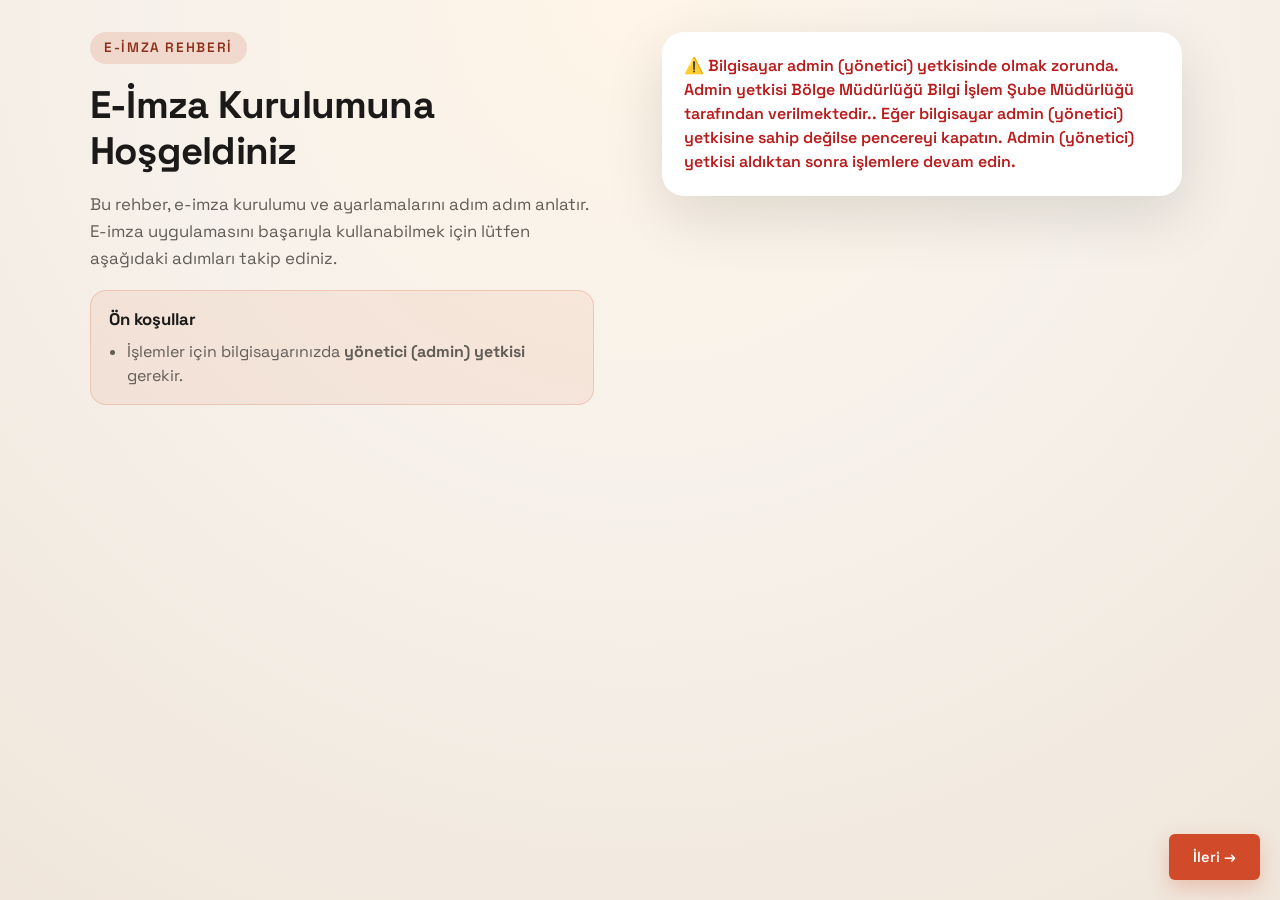
<file: index.html>
<!DOCTYPE html>
<html lang="tr">
	<head>
		<meta charset="UTF-8" />
		<meta name="viewport" content="width=device-width, initial-scale=1" />
		<title>E-İmza Rehberi</title>
		<link rel="stylesheet" href="styles.css" />
	</head>
	<body>
		<div class="page">
			<header class="hero">
				<div class="hero__content">
					<span class="pill">E-İmza Rehberi</span>
					<h1>E-İmza Kurulumuna Hoşgeldiniz</h1>
					<p>
						Bu rehber, e-imza kurulumu ve ayarlamalarını adım adım anlatır. E-imza uygulamasını başarıyla kullanabilmek için lütfen aşağıdaki adımları takip ediniz.
					</p>
					<div class="requirements">
						<h2>Ön koşullar</h2>
						<ul>
							<li>İşlemler için bilgisayarınızda <strong>yönetici (admin) yetkisi</strong> gerekir.</li>
						</ul>
					</div>
				</div>
				<div class="hero__panel">
					<div class="card">
						<p style="margin:0;font-weight:600;color:#b91c1c;">⚠️ Bilgisayar admin (yönetici) yetkisinde olmak zorunda. Admin yetkisi Bölge Müdürlüğü Bilgi İşlem Şube Müdürlüğü tarafından verilmektedir.. Eğer bilgisayar admin (yönetici) yetkisine sahip değilse pencereyi kapatın. Admin (yönetici) yetkisi aldıktan sonra işlemlere devam edin.</p>
					</div>
				</div>
			</header>
			<div class="step-navigation">
				<a href="step2.html" class="button button-next">İleri →</a>
			</div>
		</div>
	</body>
</html>
</file>
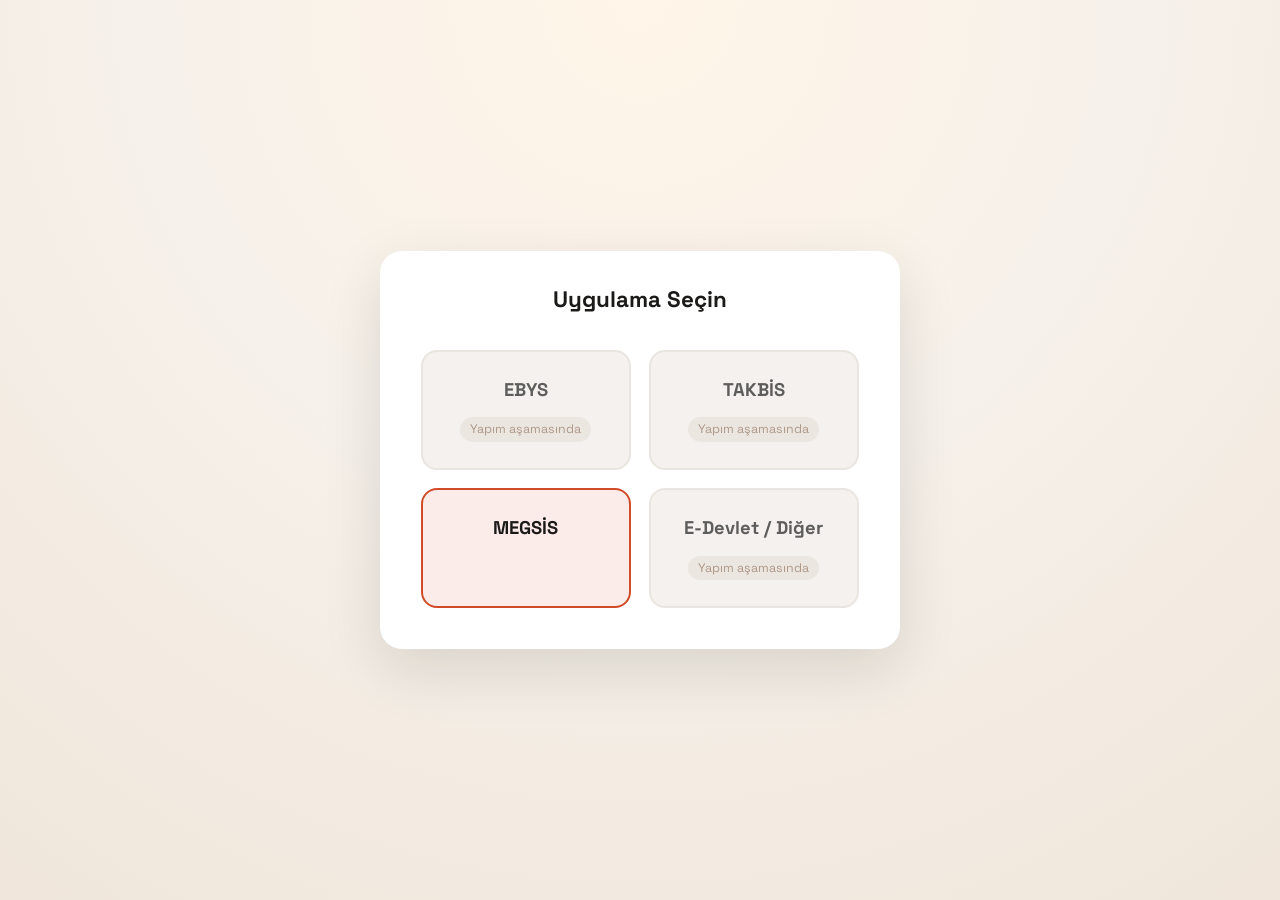
<file: step2.html>
<!DOCTYPE html>
<html lang="tr">
	<head>
		<meta charset="UTF-8" />
		<meta name="viewport" content="width=device-width, initial-scale=1" />
		<title>E-İmza Rehberi - Uygulama Seçimi</title>
		<link rel="stylesheet" href="styles.css" />
	</head>
	<body>
		<div class="page page--center">
			<div class="quad-card">
				<h2 class="quad-card__title">Uygulama Seçin</h2>
				<div class="quad-grid">
					<div class="quad-item quad-item--disabled">
						<div class="quad-item__label">EBYS</div>
						<div class="quad-item__badge">Yapım aşamasında</div>
					</div>
					<div class="quad-item quad-item--disabled">
						<div class="quad-item__label">TAKBİS</div>
						<div class="quad-item__badge">Yapım aşamasında</div>
					</div>
					<a href="#" class="quad-item quad-item--active" id="megsis-link">
						<div class="quad-item__label">MEGSİS</div>
					</a>
					<div class="quad-item quad-item--disabled">
						<div class="quad-item__label">E-Devlet / Diğer</div>
						<div class="quad-item__badge">Yapım aşamasında</div>
					</div>
				</div>
				<div class="quad-footer" id="quad-footer" style="display:none;">
					<button class="button" id="step2-next" type="button">İleri</button>
				</div>
			</div>
		</div>
		<script>
			var megsisLink = document.getElementById("megsis-link");
			var quadFooter = document.getElementById("quad-footer");
			var allItems = document.getElementsByClassName("quad-item");

			megsisLink.onclick = function (e) {
				e.preventDefault();
				for (var i = 0; i < allItems.length; i++) {
					allItems[i].className = allItems[i].className.replace(" quad-item--selected", "");
				}
				megsisLink.className += " quad-item--selected";
				quadFooter.style.display = "block";
			};

			var step2Next = document.getElementById("step2-next");
			step2Next.onclick = function () {
				window.location.href = "step3.html";
			};
		</script>
	</body>
</html>
</file>
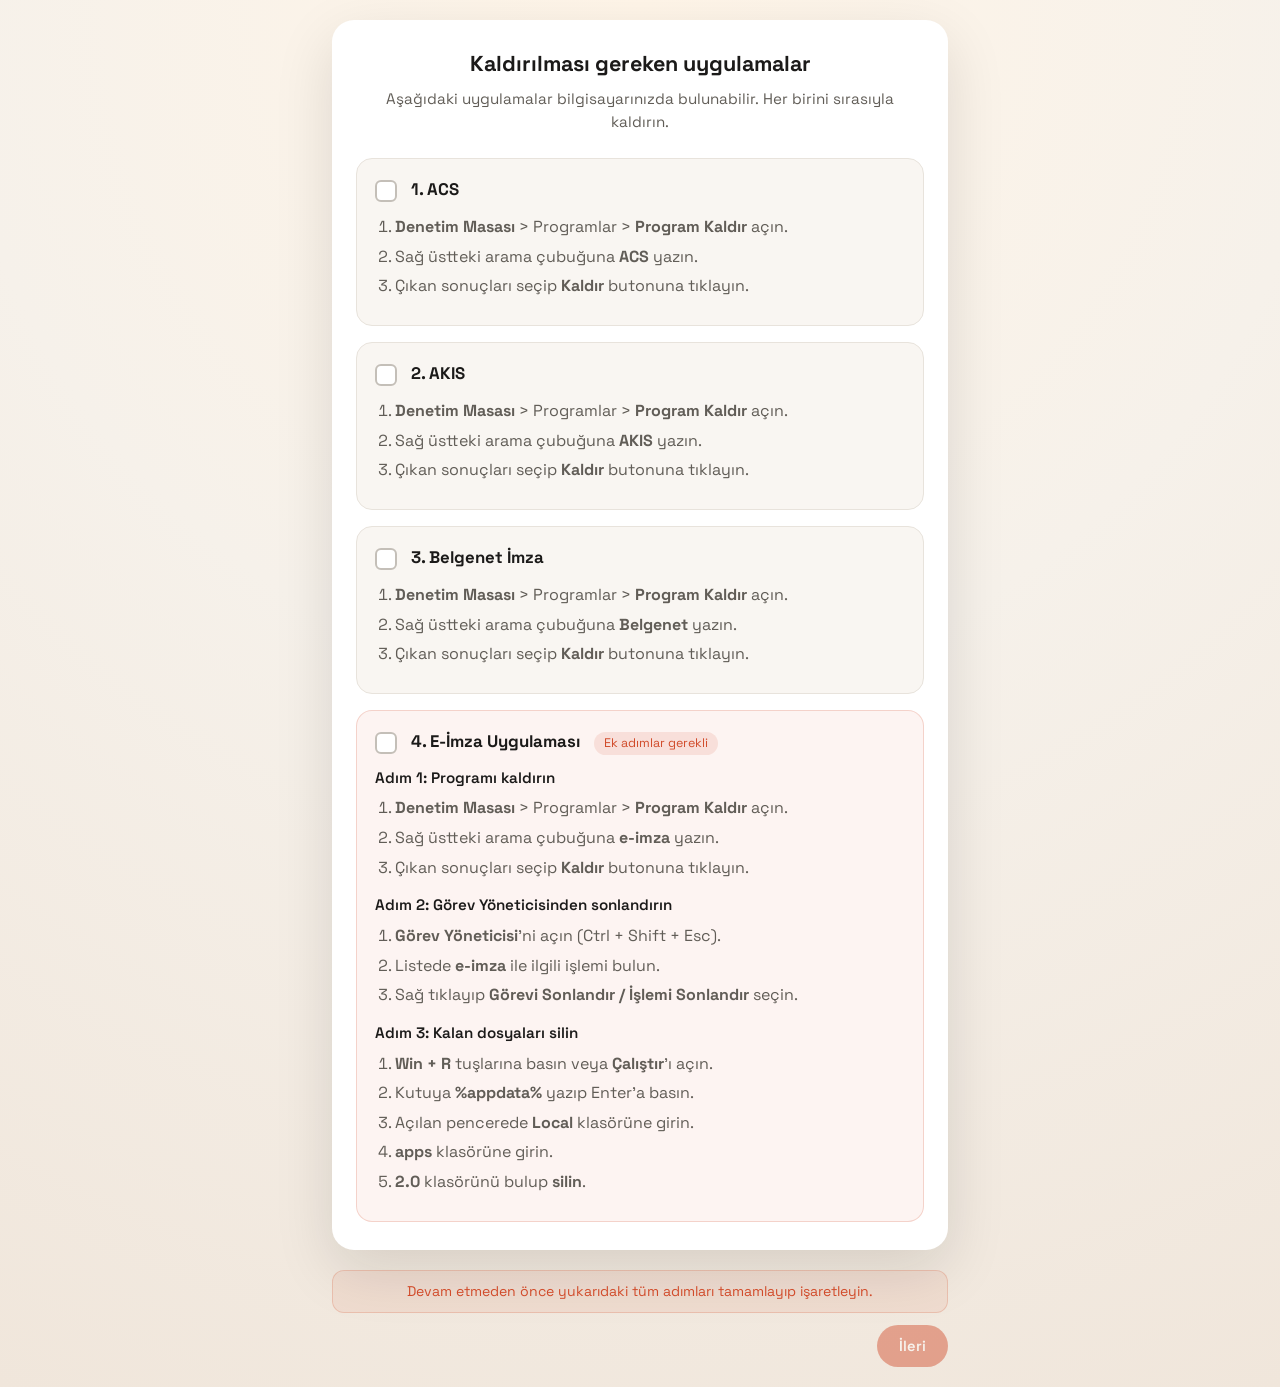
<file: step3.html>
<!DOCTYPE html>
<html lang="tr">
	<head>
		<meta charset="UTF-8" />
		<meta name="viewport" content="width=device-width, initial-scale=1" />
		<title>E-İmza Rehberi - Uygulama Kontrol</title>
		<link rel="stylesheet" href="styles.css" />
	</head>
	<body>
		<div class="page page--center">

			<div id="results-screen" class="results-wrap">
				<div class="results-card">
					<h2 class="results-card__title">Kaldırılması gereken uygulamalar</h2>
					<p class="results-card__desc">Aşağıdaki uygulamalar bilgisayarınızda bulunabilir. Her birini sırasıyla kaldırın.</p>

					<!-- ACS -->
					<div class="app-block">
						<div class="app-block__header">
							<label class="app-check">
								<input type="checkbox" class="app-check__input" />
								<span class="app-check__box"></span>
								<span class="app-block__name">1. ACS</span>
							</label>
						</div>
						<div class="app-block__steps">
							<ol>
								<li><strong>Denetim Masası</strong> &gt; Programlar &gt; <strong>Program Kaldır</strong> açın.</li>
								<li>Sağ üstteki arama çubuğuna <strong>ACS</strong> yazın.</li>
								<li>Çıkan sonuçları seçip <strong>Kaldır</strong> butonuna tıklayın.</li>
							</ol>
						</div>
					</div>

					<!-- AKIS -->
					<div class="app-block">
						<div class="app-block__header">
							<label class="app-check">
								<input type="checkbox" class="app-check__input" />
								<span class="app-check__box"></span>
								<span class="app-block__name">2. AKIS</span>
							</label>
						</div>
						<div class="app-block__steps">
							<ol>
								<li><strong>Denetim Masası</strong> &gt; Programlar &gt; <strong>Program Kaldır</strong> açın.</li>
								<li>Sağ üstteki arama çubuğuna <strong>AKIS</strong> yazın.</li>
								<li>Çıkan sonuçları seçip <strong>Kaldır</strong> butonuna tıklayın.</li>
							</ol>
						</div>
					</div>

					<!-- Belgenet İmza -->
					<div class="app-block">
						<div class="app-block__header">
							<label class="app-check">
								<input type="checkbox" class="app-check__input" />
								<span class="app-check__box"></span>
								<span class="app-block__name">3. Belgenet İmza</span>
							</label>
						</div>
						<div class="app-block__steps">
							<ol>
								<li><strong>Denetim Masası</strong> &gt; Programlar &gt; <strong>Program Kaldır</strong> açın.</li>
								<li>Sağ üstteki arama çubuğuna <strong>Belgenet</strong> yazın.</li>
								<li>Çıkan sonuçları seçip <strong>Kaldır</strong> butonuna tıklayın.</li>
							</ol>
						</div>
					</div>

					<!-- E-İmza Uygulaması -->
					<div class="app-block app-block--highlight">
						<div class="app-block__header">
							<label class="app-check">
								<input type="checkbox" class="app-check__input" />
								<span class="app-check__box"></span>
								<span class="app-block__name">4. E-İmza Uygulaması</span>
							</label>
							<span class="app-block__extra">Ek adımlar gerekli</span>
						</div>
						<div class="app-block__steps">
							<p class="app-block__subtitle">Adım 1: Programı kaldırın</p>
							<ol>
								<li><strong>Denetim Masası</strong> &gt; Programlar &gt; <strong>Program Kaldır</strong> açın.</li>
								<li>Sağ üstteki arama çubuğuna <strong>e-imza</strong> yazın.</li>
								<li>Çıkan sonuçları seçip <strong>Kaldır</strong> butonuna tıklayın.</li>
							</ol>

							<p class="app-block__subtitle">Adım 2: Görev Yöneticisinden sonlandırın</p>
							<ol>
								<li><strong>Görev Yöneticisi</strong>'ni açın (Ctrl + Shift + Esc).</li>
								<li>Listede <strong>e-imza</strong> ile ilgili işlemi bulun.</li>
								<li>Sağ tıklayıp <strong>Görevi Sonlandır / İşlemi Sonlandır</strong> seçin.</li>
							</ol>

							<p class="app-block__subtitle">Adım 3: Kalan dosyaları silin</p>
							<ol>
								<li><strong>Win + R</strong> tuşlarına basın veya <strong>Çalıştır</strong>'ı açın.</li>
								<li>Kutuya <strong>%appdata%</strong> yazıp Enter'a basın.</li>
								<li>Açılan pencerede <strong>Local</strong> klasörüne girin.</li>
								<li><strong>apps</strong> klasörüne girin.</li>
								<li><strong>2.0</strong> klasörünü bulup <strong>silin</strong>.</li>
							</ol>
						</div>
					</div>
				</div>

				<div class="results-footer">
					<p class="results-footer__warn" id="footer-warn">Devam etmeden önce yukarıdaki tüm adımları tamamlayıp işaretleyin.</p>
					<button class="button button--disabled" id="step3-next" type="button" disabled>İleri</button>
				</div>
			</div>

		</div>

		<script>
			var step3Next = document.getElementById("step3-next");
			var footerWarn = document.getElementById("footer-warn");
			var checkboxes = document.querySelectorAll(".app-check__input");

			function updateButton() {
				var allChecked = true;
				for (var i = 0; i < checkboxes.length; i++) {
					if (!checkboxes[i].checked) {
						allChecked = false;
						break;
					}
				}
				if (allChecked) {
					step3Next.disabled = false;
					step3Next.className = "button";
					footerWarn.style.display = "none";
				} else {
					step3Next.disabled = true;
					step3Next.className = "button button--disabled";
					footerWarn.style.display = "block";
				}
			}

			for (var i = 0; i < checkboxes.length; i++) {
				checkboxes[i].onchange = updateButton;
			}

			step3Next.onclick = function () {
				if (!step3Next.disabled) {
					window.location.href = "step4.html";
				}
			};
		</script>
	</body>
</html>
</file>
<file: styles.css>
@import url("https://fonts.googleapis.com/css2?family=Space+Grotesk:wght@400;500;600;700&display=swap");

/* ============================================================
   Reset & Base — Firefox 37+ compatible
   No CSS variables, no Grid, no clamp/min/max, no inset
   ============================================================ */
* {
	-webkit-box-sizing: border-box;
	-moz-box-sizing: border-box;
	box-sizing: border-box;
}

html {
	font-size: 16px;
	-webkit-text-size-adjust: 100%;
	-ms-text-size-adjust: 100%;
}

body {
	margin: 0;
	font-family: "Space Grotesk", "Segoe UI", Tahoma, sans-serif;
	color: #1b1a19;
	background: #f6f1ea;
	background: -webkit-radial-gradient(circle at top, #fff5e8 0%, #f6f1ea 45%, #f0e6db 100%);
	background: -moz-radial-gradient(circle at top, #fff5e8 0%, #f6f1ea 45%, #f0e6db 100%);
	background: radial-gradient(circle at top, #fff5e8 0%, #f6f1ea 45%, #f0e6db 100%);
	line-height: 1.5;
	-webkit-font-smoothing: antialiased;
	-moz-osx-font-smoothing: grayscale;
}

img {
	max-width: 100%;
	height: auto;
}

a {
	color: #d14b2a;
}

/* ============================================================
   Layout Helpers
   ============================================================ */
.page {
	min-height: 100vh;
	padding: 32px 20px 64px;
	display: -webkit-flex;
	display: -moz-flex;
	display: flex;
	-webkit-justify-content: center;
	-moz-justify-content: center;
	justify-content: center;
	-webkit-align-items: flex-start;
	-moz-align-items: flex-start;
	align-items: flex-start;
}

.page--center {
	display: -webkit-flex;
	display: -moz-flex;
	display: flex;
	-webkit-justify-content: center;
	justify-content: center;
	-webkit-align-items: center;
	align-items: center;
	min-height: 100vh;
	padding: 20px;
}

.page--top {
	display: -webkit-flex;
	display: flex;
	-webkit-justify-content: center;
	justify-content: center;
	-webkit-align-items: flex-start;
	align-items: flex-start;
	min-height: 100vh;
	padding: 24px 20px;
}

/* ============================================================
   Pill Badge
   ============================================================ */
.pill {
	display: inline-block;
	padding: 6px 14px;
	border-radius: 999px;
	background: rgba(209, 75, 42, 0.15);
	color: #8d2f1b;
	font-weight: 600;
	font-size: 0.85rem;
	text-transform: uppercase;
	letter-spacing: 0.12em;
}

/* ============================================================
   Buttons
   ============================================================ */
.button {
	display: inline-block;
	padding: 12px 22px;
	border-radius: 999px;
	border: none;
	background: #d14b2a;
	color: #fff;
	font-weight: 600;
	font-size: 0.92rem;
	text-decoration: none;
	text-align: center;
	cursor: pointer;
	font-family: inherit;
	-webkit-transition: background 0.2s ease, -webkit-transform 0.2s ease, box-shadow 0.2s ease;
	-moz-transition: background 0.2s ease, transform 0.2s ease, box-shadow 0.2s ease;
	transition: background 0.2s ease, transform 0.2s ease, box-shadow 0.2s ease;
	box-shadow: 0 8px 20px rgba(209, 75, 42, 0.25);
}

.button:hover {
	background: #b8401f;
	-webkit-transform: translateY(-2px);
	-moz-transform: translateY(-2px);
	transform: translateY(-2px);
	box-shadow: 0 12px 28px rgba(209, 75, 42, 0.3);
}

.button:active {
	-webkit-transform: translateY(0);
	transform: translateY(0);
}

.button--small {
	padding: 8px 16px;
	font-size: 0.78rem;
	white-space: nowrap;
}

.button--disabled {
	opacity: 0.45;
	cursor: not-allowed;
	pointer-events: none;
	box-shadow: none;
}

/* ============================================================
   Index Page — Hero (float-based, no Grid)
   ============================================================ */
.hero {
	max-width: 1100px;
	margin: 0 auto 64px;
	width: 100%;
}

.hero:after {
	content: "";
	display: table;
	clear: both;
}

.hero__content {
	float: left;
	width: 48%;
	padding-right: 24px;
}

.hero__panel {
	float: right;
	width: 48%;
}

.hero__content h1 {
	font-size: 2.4rem;
	margin: 18px 0 12px;
	letter-spacing: -0.02em;
	line-height: 1.2;
}

.hero__content p {
	font-size: 1.05rem;
	line-height: 1.6;
	color: #615d57;
}

.hero__actions {
	margin: 24px 0 16px;
}

.hero__actions .button {
	margin-right: 12px;
	margin-bottom: 8px;
}

.hero__note {
	font-size: 0.95rem;
	color: #615d57;
}

.requirements {
	margin: 18px 0 24px;
	padding: 16px 18px;
	border-radius: 16px;
	background: rgba(209, 75, 42, 0.08);
	border: 1px solid rgba(209, 75, 42, 0.2);
}

.requirements h2 {
	margin: 0 0 8px;
	font-size: 1.05rem;
}

.requirements ul {
	margin: 0;
	padding-left: 18px;
	color: #615d57;
}

/* — System-only mode — */
body.system-only .hero {
	max-width: 720px;
	margin-bottom: 0;
}

body.system-only .hero__content {
	float: none;
	width: 100%;
	padding-right: 0;
}

body.system-only .hero__panel {
	float: none;
	width: 100%;
}

body.system-only .page {
	min-height: 100vh;
	padding: 0 20px;
	-webkit-align-items: center;
	align-items: center;
	-webkit-justify-content: center;
	justify-content: center;
}

body.system-only .hero__content,
body.system-only .status,
body.system-only .hero__panel .card:not(#system-card) {
	display: none;
}

body.system-only .panel-actions {
	position: static;
	padding-top: 6px;
}

/* — Status box — */
.status {
	display: -webkit-flex;
	display: flex;
	padding: 20px;
	border-radius: 22px;
	background: #ffffff;
	box-shadow: 0 20px 60px rgba(17, 14, 10, 0.12);
	-webkit-align-items: flex-start;
	align-items: flex-start;
	margin-bottom: 18px;
}

.status__icon {
	width: 48px;
	height: 48px;
	border-radius: 50%;
	background: -webkit-linear-gradient(315deg, #ffd9bd, #ffc1a3);
	background: linear-gradient(135deg, #ffd9bd, #ffc1a3);
	position: relative;
	-webkit-flex-shrink: 0;
	flex-shrink: 0;
	margin-right: 16px;
}

.status__icon::after {
	content: "";
	position: absolute;
	top: 12px;
	right: 12px;
	bottom: 12px;
	left: 12px;
	border-radius: 50%;
	background: #d14b2a;
	opacity: 0.4;
}

.status[data-state="ok"] {
	border: 1px solid rgba(30, 140, 75, 0.2);
}

.status[data-state="ok"] .status__icon {
	background: -webkit-linear-gradient(315deg, #c9f0d6, #9ee7b4);
	background: linear-gradient(135deg, #c9f0d6, #9ee7b4);
}

.status[data-state="warn"] {
	border: 1px solid rgba(209, 75, 42, 0.3);
}

.status h2 {
	margin: 0 0 6px;
	font-size: 1.2rem;
}

.status p {
	margin: 0;
	color: #615d57;
}

/* — Card — */
.card {
	padding: 22px;
	border-radius: 22px;
	background: #ffffff;
	box-shadow: 0 20px 60px rgba(17, 14, 10, 0.12);
	max-width: 520px;
	width: 100%;
	margin-bottom: 18px;
}

.card h3 {
	margin: 0 0 12px;
	font-size: 1.05rem;
}

.card ol {
	margin: 0;
	padding-left: 20px;
	color: #615d57;
	line-height: 1.7;
}

.is-hidden {
	display: none;
}

/* — System grid — */
.system-grid {
	margin-top: 14px;
}

.system-item {
	padding: 12px;
	border-radius: 14px;
	background: rgba(209, 75, 42, 0.08);
	border: 1px solid rgba(209, 75, 42, 0.15);
	margin-bottom: 12px;
}

.system-item:last-child {
	margin-bottom: 0;
}

.system-item span {
	display: block;
	font-size: 0.85rem;
	color: #615d57;
	margin-bottom: 6px;
}

.system-item strong {
	font-size: 1rem;
}

/* — Panel actions — */
.panel-actions {
	display: none;
	max-width: 520px;
	width: 100%;
	text-align: right;
}

.panel-actions:not(.is-hidden) {
	display: block;
}

/* ============================================================
   Step 2 — Quad Card (App Selection)
   ============================================================ */
.quad-card {
	background: #fff;
	border-radius: 22px;
	box-shadow: 0 20px 60px rgba(17, 14, 10, 0.12);
	padding: 32px;
	width: 100%;
	max-width: 520px;
}

.quad-card__title {
	text-align: center;
	margin: 0 0 24px;
	font-size: 1.4rem;
}

.quad-grid {
	overflow: hidden;
}

.quad-item {
	float: left;
	width: 46%;
	margin: 2%;
	min-height: 120px;
	border-radius: 16px;
	display: block;
	text-align: center;
	text-decoration: none;
	color: #1b1a19;
	padding: 24px 12px;
	position: relative;
	-webkit-transition: background 0.2s, border-color 0.2s, box-shadow 0.2s;
	transition: background 0.2s, border-color 0.2s, box-shadow 0.2s;
}

.quad-item--active {
	background: rgba(209, 75, 42, 0.1);
	border: 2px solid #d14b2a;
	cursor: pointer;
}

.quad-item--active:hover {
	background: rgba(209, 75, 42, 0.18);
}

.quad-item--disabled {
	background: #f0ece7;
	border: 2px solid #e0dbd4;
	cursor: not-allowed;
	opacity: 0.7;
}

.quad-item--selected {
	background: rgba(209, 75, 42, 0.22);
	border-color: #8d2f1b;
	box-shadow: 0 0 0 3px rgba(209, 75, 42, 0.25);
}

.quad-item__label {
	font-size: 1.15rem;
	font-weight: 700;
	margin-bottom: 8px;
}

.quad-item__badge {
	font-size: 0.78rem;
	color: #8d6e57;
	background: rgba(141, 110, 87, 0.12);
	display: inline-block;
	padding: 3px 10px;
	border-radius: 999px;
	margin-top: 6px;
}

.quad-footer {
	text-align: right;
	margin-top: 20px;
	clear: both;
}

/* ============================================================
   Step 3 — Loading & Results
   ============================================================ */
.loading-box {
	text-align: center;
}

.loading-box h2 {
	margin: 24px 0 8px;
	font-size: 1.3rem;
}

.loading-sub {
	color: #615d57;
	font-size: 0.95rem;
}

.spinner {
	width: 56px;
	height: 56px;
	border: 5px solid #e0dbd4;
	border-top-color: #d14b2a;
	border-radius: 50%;
	margin: 0 auto;
	-webkit-animation: spin 0.8s linear infinite;
	-moz-animation: spin 0.8s linear infinite;
	animation: spin 0.8s linear infinite;
}

@-webkit-keyframes spin {
	to { -webkit-transform: rotate(360deg); }
}

@-moz-keyframes spin {
	to { -moz-transform: rotate(360deg); }
}

@keyframes spin {
	to { transform: rotate(360deg); }
}

.results-wrap {
	width: 100%;
	max-width: 640px;
	padding: 0 12px;
}

.results-card {
	background: #fff;
	border-radius: 22px;
	box-shadow: 0 20px 60px rgba(17, 14, 10, 0.12);
	padding: 28px 24px;
}

.results-card__title {
	text-align: center;
	margin: 0 0 8px;
	font-size: 1.35rem;
}

.results-card__desc {
	text-align: center;
	color: #615d57;
	margin: 0 0 24px;
	font-size: 0.95rem;
}

.app-block {
	background: #f9f6f2;
	border: 1px solid #e8e3dc;
	border-radius: 16px;
	padding: 18px;
	margin-bottom: 16px;
}

.app-block:last-of-type {
	margin-bottom: 0;
}

.app-block--highlight {
	background: rgba(209, 75, 42, 0.06);
	border-color: rgba(209, 75, 42, 0.2);
}

.app-block__header {
	margin-bottom: 12px;
}

.app-block__name {
	font-weight: 700;
	font-size: 1.05rem;
}

.app-block__extra {
	font-size: 0.78rem;
	color: #d14b2a;
	background: rgba(209, 75, 42, 0.12);
	padding: 2px 10px;
	border-radius: 999px;
	margin-left: 10px;
	display: inline-block;
}

.app-block__subtitle {
	font-weight: 600;
	font-size: 0.95rem;
	margin: 14px 0 6px;
	color: #1b1a19;
}

.app-block__subtitle:first-child {
	margin-top: 0;
}

.app-block__steps ol {
	margin: 0 0 8px;
	padding-left: 20px;
	color: #615d57;
	line-height: 1.6;
}

.app-block__steps ol li {
	margin-bottom: 4px;
}

.results-footer {
	text-align: right;
	margin-top: 20px;
}

.results-footer__warn {
	font-size: 0.88rem;
	color: #d14b2a;
	background: rgba(209, 75, 42, 0.08);
	border: 1px solid rgba(209, 75, 42, 0.2);
	border-radius: 12px;
	padding: 10px 14px;
	margin: 0 0 12px;
	text-align: center;
}

/* ============================================================
   Checkboxes (shared: step3 + step4)
   ============================================================ */
.app-check {
	display: inline-block;
	cursor: pointer;
	-webkit-user-select: none;
	-moz-user-select: none;
	user-select: none;
}

.app-check__input {
	position: absolute;
	opacity: 0;
	width: 0;
	height: 0;
}

.app-check__box {
	display: inline-block;
	width: 22px;
	height: 22px;
	border-radius: 6px;
	border: 2px solid #c4bfb8;
	background: #fff;
	vertical-align: middle;
	position: relative;
	margin-right: 10px;
	-webkit-transition: background 0.2s, border-color 0.2s;
	transition: background 0.2s, border-color 0.2s;
}

.app-check__input:checked + .app-check__box {
	background: #d14b2a;
	border-color: #d14b2a;
}

.app-check__input:checked + .app-check__box::after {
	content: "";
	position: absolute;
	left: 6px;
	top: 2px;
	width: 6px;
	height: 11px;
	border: solid #fff;
	border-width: 0 2.5px 2.5px 0;
	-webkit-transform: rotate(45deg);
	-moz-transform: rotate(45deg);
	transform: rotate(45deg);
}

.app-check__input:focus + .app-check__box {
	box-shadow: 0 0 0 3px rgba(209, 75, 42, 0.3);
}

/* ============================================================
   Step 4 — Installer Layout (Flexbox)
   ============================================================ */
.installer {
	display: -webkit-flex;
	display: flex;
	width: 100%;
	max-width: 1200px;
	height: calc(100vh - 48px);
}

.installer__nav {
	width: 320px;
	-webkit-flex-shrink: 0;
	flex-shrink: 0;
	background: #fff;
	border-radius: 22px;
	box-shadow: 0 20px 60px rgba(17, 14, 10, 0.12);
	padding: 24px 16px;
	display: -webkit-flex;
	display: flex;
	-webkit-flex-direction: column;
	flex-direction: column;
	overflow-y: auto;
	margin-right: 20px;
}

.installer__title {
	margin: 0 0 4px;
	font-size: 1.15rem;
	text-align: center;
}

.installer__desc {
	margin: 0 0 18px;
	font-size: 0.82rem;
	color: #615d57;
	text-align: center;
}

/* — Step items — */
.inst-step {
	display: -webkit-flex;
	display: flex;
	-webkit-align-items: center;
	align-items: center;
	padding: 12px;
	border-radius: 14px;
	cursor: pointer;
	margin-bottom: 6px;
	border: 2px solid transparent;
	-webkit-transition: background 0.2s, border-color 0.2s;
	transition: background 0.2s, border-color 0.2s;
}

.inst-step:hover {
	background: #faf8f5;
}

.inst-step--active {
	background: rgba(209, 75, 42, 0.06);
	border-color: #d14b2a;
}

.inst-step--done .inst-step__num {
	background: #1e8c4b;
	color: #fff;
	border-color: #1e8c4b;
}

.inst-step__num {
	width: 28px;
	height: 28px;
	border-radius: 50%;
	border: 2px solid #d5d0ca;
	display: -webkit-flex;
	display: flex;
	-webkit-align-items: center;
	align-items: center;
	-webkit-justify-content: center;
	justify-content: center;
	font-size: 0.78rem;
	font-weight: 700;
	color: #615d57;
	-webkit-flex-shrink: 0;
	flex-shrink: 0;
	margin-right: 10px;
	-webkit-transition: background 0.2s, color 0.2s, border-color 0.2s;
	transition: background 0.2s, color 0.2s, border-color 0.2s;
}

.inst-step--active .inst-step__num {
	background: #d14b2a;
	color: #fff;
	border-color: #d14b2a;
}

.inst-step__body {
	-webkit-flex: 1;
	flex: 1;
	min-width: 0;
}

.inst-step__name {
	display: block;
	font-weight: 700;
	font-size: 0.88rem;
	white-space: nowrap;
	overflow: hidden;
	text-overflow: ellipsis;
}

.inst-step__sub {
	display: block;
	font-size: 0.7rem;
	color: #9b968e;
	white-space: nowrap;
	overflow: hidden;
	text-overflow: ellipsis;
}

/* — Installer checkbox — */
.inst-check {
	-webkit-flex-shrink: 0;
	flex-shrink: 0;
	cursor: pointer;
	margin-left: 10px;
}

.inst-check__input {
	position: absolute;
	opacity: 0;
	width: 0;
	height: 0;
}

.inst-check__box {
	display: block;
	width: 20px;
	height: 20px;
	border-radius: 6px;
	border: 2px solid #c4bfb8;
	background: #fff;
	position: relative;
	-webkit-transition: background 0.2s, border-color 0.2s;
	transition: background 0.2s, border-color 0.2s;
}

.inst-check__input:checked + .inst-check__box {
	background: #1e8c4b;
	border-color: #1e8c4b;
}

.inst-check__input:checked + .inst-check__box::after {
	content: "";
	position: absolute;
	left: 5px;
	top: 1px;
	width: 6px;
	height: 10px;
	border: solid #fff;
	border-width: 0 2.5px 2.5px 0;
	-webkit-transform: rotate(45deg);
	transform: rotate(45deg);
}

.installer__footer {
	margin-top: auto;
	padding-top: 14px;
	border-top: 1px solid #ebe7e1;
	text-align: center;
}

.installer__warn {
	font-size: 0.8rem;
	color: #d14b2a;
	margin: 0 0 10px;
}

/* — Content area — */
.installer__content {
	-webkit-flex: 1;
	flex: 1;
	min-width: 0;
	position: relative;
}

/* — Panels — */
.inst-panel {
	display: none;
	position: absolute;
	top: 0;
	right: 0;
	bottom: 0;
	left: 0;
	-webkit-flex-direction: column;
	flex-direction: column;
	overflow-y: auto;
}

.inst-panel--visible {
	display: -webkit-flex;
	display: flex;
}

/* ============================================================
   Guide Panel (inside each step panel)
   ============================================================ */
.guide-panel {
	background: #fff;
	border-radius: 22px;
	box-shadow: 0 20px 60px rgba(17, 14, 10, 0.12);
	height: 100%;
	display: -webkit-flex;
	display: flex;
	-webkit-flex-direction: column;
	flex-direction: column;
	overflow: hidden;
}

.guide-panel__header {
	display: -webkit-flex;
	display: flex;
	-webkit-align-items: center;
	align-items: center;
	-webkit-justify-content: space-between;
	justify-content: space-between;
	padding: 16px 20px;
	border-bottom: 1px solid #ebe7e1;
	-webkit-flex-shrink: 0;
	flex-shrink: 0;
}

.guide-panel__title {
	margin: 0;
	font-size: 1.1rem;
}

.guide-panel__url {
	margin: 2px 0 0;
	font-size: 0.75rem;
	color: #9b968e;
}

.guide-panel__body {
	padding: 24px;
	overflow-y: auto;
	-webkit-flex: 1;
	flex: 1;
}

.guide-panel__subtitle {
	margin: 0 0 10px;
	font-size: 1rem;
	color: #1b1a19;
}

.guide-panel__desc {
	margin: 0 0 14px;
	font-size: 0.88rem;
	color: #615d57;
}

.guide-panel__steps {
	margin: 0 0 18px;
	padding-left: 22px;
	color: #3d3a36;
	line-height: 1.8;
	font-size: 0.92rem;
}

.guide-panel__steps li {
	margin-bottom: 6px;
}

.guide-panel__steps ul {
	margin: 6px 0 4px;
	padding-left: 18px;
	list-style: disc;
}

.guide-panel__note {
	background: rgba(30, 140, 75, 0.08);
	border: 1px solid rgba(30, 140, 75, 0.18);
	border-radius: 12px;
	padding: 12px 14px;
	font-size: 0.85rem;
	color: #1b6e3a;
}

.guide-panel__warn {
	background: rgba(209, 75, 42, 0.08);
	border: 1px solid rgba(209, 75, 42, 0.2);
	border-radius: 12px;
	padding: 12px 14px;
	font-size: 0.85rem;
	color: #a33520;
}

.guide-panel__divider {
	height: 1px;
	background: #ebe7e1;
	margin: 22px 0;
}

/* ============================================================
   Check Items (kontrol paneli)
   ============================================================ */
.check-item {
	background: #f9f6f2;
	border: 1px solid #e8e3dc;
	border-radius: 14px;
	padding: 16px;
	margin-bottom: 14px;
}

.check-item__header {
	display: -webkit-flex;
	display: flex;
	-webkit-align-items: center;
	align-items: center;
	-webkit-justify-content: space-between;
	justify-content: space-between;
	margin-bottom: 8px;
}

.check-item__name {
	font-weight: 700;
	font-size: 1rem;
}

.check-item__badge {
	font-size: 0.75rem;
	font-weight: 600;
	padding: 3px 10px;
	border-radius: 999px;
	background: #e8e3dc;
	color: #615d57;
}

.check-item__badge--ok {
	background: rgba(30, 140, 75, 0.15);
	color: #1e8c4b;
}

.check-item__badge--fail {
	background: rgba(209, 75, 42, 0.12);
	color: #d14b2a;
}

.check-item__expect {
	margin: 0 0 4px;
	font-size: 0.85rem;
	color: #615d57;
}

.check-item__result {
	margin: 6px 0 0;
	font-size: 0.85rem;
	font-weight: 600;
}

.check-item__note {
	margin: 8px 0 0;
	font-size: 0.78rem;
	color: #d14b2a;
	background: rgba(209, 75, 42, 0.06);
	padding: 6px 10px;
	border-radius: 8px;
}

/* ============================================================
   System Detection Box
   ============================================================ */
.sysdetect {
	background: #f9f6f2;
	background: -webkit-linear-gradient(315deg, #f9f6f2 0%, #fff5e8 100%);
	background: linear-gradient(135deg, #f9f6f2 0%, #fff5e8 100%);
	border: 1px solid #e8e3dc;
	border-radius: 16px;
	padding: 14px;
	margin-bottom: 16px;
}

.sysdetect__header {
	display: -webkit-flex;
	display: flex;
	-webkit-align-items: center;
	align-items: center;
	margin-bottom: 10px;
	font-size: 0.88rem;
}

.sysdetect__icon {
	font-size: 1.1rem;
	margin-right: 8px;
}

.sysdetect__grid {
	margin-bottom: 10px;
}

.sysdetect__item {
	display: -webkit-flex;
	display: flex;
	-webkit-justify-content: space-between;
	justify-content: space-between;
	-webkit-align-items: center;
	align-items: center;
	padding: 6px 10px;
	background: #fff;
	border-radius: 10px;
	border: 1px solid #ebe7e1;
	margin-bottom: 6px;
}

.sysdetect__item:last-child {
	margin-bottom: 0;
}

.sysdetect__label {
	font-size: 0.75rem;
	color: #615d57;
}

.sysdetect__value {
	font-size: 0.82rem;
	color: #1b1a19;
}

.sysdetect__badge {
	text-align: center;
	padding: 6px 10px;
	border-radius: 10px;
	font-size: 0.75rem;
	font-weight: 600;
	margin-bottom: 8px;
}

.sysdetect__badge--ok {
	background: rgba(30, 140, 75, 0.12);
	color: #1e8c4b;
	border: 1px solid rgba(30, 140, 75, 0.2);
}

.sysdetect__badge--warn {
	background: rgba(209, 75, 42, 0.1);
	color: #d14b2a;
	border: 1px solid rgba(209, 75, 42, 0.2);
}

.sysdetect__toggle {
	display: block;
	width: 100%;
	padding: 6px;
	background: none;
	border: 1px dashed #c4bfb8;
	border-radius: 8px;
	color: #615d57;
	font-size: 0.75rem;
	cursor: pointer;
	font-family: inherit;
	-webkit-transition: background 0.2s, color 0.2s;
	transition: background 0.2s, color 0.2s;
}

.sysdetect__toggle:hover {
	background: rgba(209, 75, 42, 0.06);
	color: #d14b2a;
	border-color: #d14b2a;
}

.sysdetect__manual {
	margin-top: 10px;
	padding-top: 10px;
	border-top: 1px solid #ebe7e1;
}

.sysdetect__select-label {
	display: block;
	font-size: 0.78rem;
	color: #615d57;
	margin-bottom: 8px;
}

.sysdetect__select {
	width: 100%;
	padding: 7px 10px;
	border: 1px solid #d5d0ca;
	border-radius: 8px;
	font-family: inherit;
	font-size: 0.82rem;
	background: #fff;
	color: #1b1a19;
	margin-top: 3px;
	cursor: pointer;
	-webkit-appearance: none;
	-moz-appearance: none;
	appearance: none;
	background-image: url("data:image/svg+xml;charset=utf-8,%3Csvg xmlns='http://www.w3.org/2000/svg' width='12' height='8'%3E%3Cpath d='M1 1l5 5 5-5' fill='none' stroke='%23615d57' stroke-width='1.5' stroke-linecap='round'/%3E%3C/svg%3E");
	background-repeat: no-repeat;
	background-position: right 10px center;
	padding-right: 30px;
}

.sysdetect__select:focus {
	outline: none;
	border-color: #d14b2a;
	box-shadow: 0 0 0 2px rgba(209, 75, 42, 0.15);
}

.sysdetect__apply {
	margin-top: 8px;
	width: 100%;
}

/* ============================================================
   Driver Info Box (inside panels)
   ============================================================ */
.driver-info {
	margin-bottom: 18px;
}

.driver-info__box {
	padding: 14px 16px;
	background: rgba(209, 75, 42, 0.05);
	background: -webkit-linear-gradient(315deg, rgba(209, 75, 42, 0.06), rgba(209, 75, 42, 0.02));
	background: linear-gradient(135deg, rgba(209, 75, 42, 0.06), rgba(209, 75, 42, 0.02));
	border: 1px solid rgba(209, 75, 42, 0.15);
	border-radius: 14px;
}

.driver-info__label {
	display: block;
	font-size: 0.72rem;
	text-transform: uppercase;
	letter-spacing: 0.08em;
	color: #9b968e;
	font-weight: 600;
	margin-bottom: 3px;
}

.driver-info__name {
	display: block;
	font-size: 0.95rem;
	color: #d14b2a;
	margin-bottom: 3px;
}

.driver-info__file {
	font-size: 0.78rem;
	color: #615d57;
	font-family: "Courier New", monospace;
	background: rgba(0, 0, 0, 0.04);
	padding: 2px 8px;
	border-radius: 6px;
	display: inline-block;
	margin-top: 2px;
}

/* ============================================================
   Reader Grid (Kart Okuyucu Seçimi) — Flexbox, no CSS Grid
   ============================================================ */
.reader-grid {
	display: -webkit-flex;
	display: flex;
	-webkit-flex-wrap: wrap;
	flex-wrap: wrap;
	margin-bottom: 18px;
	margin-left: -5px;
	margin-right: -5px;
}

.reader-card {
	width: 48%;
	margin: 0 1% 10px;
	text-align: center;
	padding: 12px 6px;
	border: 2px solid #e8e3dc;
	border-radius: 14px;
	background: #fff;
	cursor: pointer;
	-webkit-transition: border-color 0.2s, background 0.2s, box-shadow 0.2s, -webkit-transform 0.15s;
	transition: border-color 0.2s, background 0.2s, box-shadow 0.2s, transform 0.15s;
}

.reader-card:hover {
	border-color: #d14b2a;
	background: rgba(209, 75, 42, 0.04);
	-webkit-transform: translateY(-2px);
	transform: translateY(-2px);
	box-shadow: 0 6px 16px rgba(209, 75, 42, 0.12);
}

.reader-card--selected {
	border-color: #d14b2a;
	background: rgba(209, 75, 42, 0.1);
	box-shadow: 0 0 0 3px rgba(209, 75, 42, 0.2);
}

.reader-card img {
	display: block;
	width: 64px;
	height: 64px;
	margin: 0 auto 8px;
	-o-object-fit: contain;
	object-fit: contain;
}

.reader-card__name {
	display: block;
	font-size: 0.7rem;
	font-weight: 600;
	color: #1b1a19;
	line-height: 1.3;
	word-break: break-word;
}

/* Reader result */
.reader-result {
	margin-bottom: 14px;
}

.reader-result__box {
	padding: 14px 16px;
	border-radius: 14px;
	font-size: 0.88rem;
}

.reader-result__box--ok {
	background: rgba(30, 140, 75, 0.08);
	border: 1px solid rgba(30, 140, 75, 0.2);
	color: #1b6e3a;
}

.reader-result__box--ok strong {
	display: block;
	margin-bottom: 4px;
}

.reader-result__box--warn {
	background: rgba(209, 75, 42, 0.08);
	border: 1px solid rgba(209, 75, 42, 0.2);
	color: #a33520;
}

.reader-result__extra {
	margin: 8px 0 0;
	font-size: 0.82rem;
	color: #615d57;
}

.reader-result__extra a {
	color: #d14b2a;
	font-weight: 600;
}

/* ============================================================
   Animations — with -webkit- and -moz- prefixes
   ============================================================ */
@-webkit-keyframes rise {
	from {
		opacity: 0;
		-webkit-transform: translateY(14px);
	}
	to {
		opacity: 1;
		-webkit-transform: translateY(0);
	}
}

@-moz-keyframes rise {
	from {
		opacity: 0;
		-moz-transform: translateY(14px);
	}
	to {
		opacity: 1;
		-moz-transform: translateY(0);
	}
}

@keyframes rise {
	from {
		opacity: 0;
		transform: translateY(14px);
	}
	to {
		opacity: 1;
		transform: translateY(0);
	}
}

.hero__content,
.hero__panel {
	-webkit-animation: rise 0.6s ease both;
	-moz-animation: rise 0.6s ease both;
	animation: rise 0.6s ease both;
}

.hero__panel {
	-webkit-animation-delay: 0.15s;
	animation-delay: 0.15s;
}

/* ============================================================
   Responsive — Tablet & Mobile
   ============================================================ */
@media (max-width: 900px) {
	.hero__content {
		float: none;
		width: 100%;
		padding-right: 0;
		margin-bottom: 32px;
	}

	.hero__panel {
		float: none;
		width: 100%;
	}

	.hero__content h1 {
		font-size: 1.8rem;
	}
}

@media (max-width: 800px) {
	.installer {
		-webkit-flex-direction: column;
		flex-direction: column;
		height: auto;
	}

	.installer__nav {
		width: 100%;
		margin-right: 0;
		margin-bottom: 16px;
	}

	.installer__content {
		height: 550px;
	}

	.inst-panel {
		position: relative;
		top: auto;
		right: auto;
		bottom: auto;
		left: auto;
	}
}

@media (max-width: 480px) {
	.page {
		padding: 16px 12px 48px;
	}

	.hero__content h1 {
		font-size: 1.5rem;
	}

	.quad-item {
		float: none;
		width: 100%;
		margin: 0 0 12px 0;
	}

	.results-card {
		padding: 20px 16px;
	}

	.guide-panel__body {
		padding: 16px;
	}

	.reader-card img {
		width: 48px;
		height: 48px;
	}

	.button {
		padding: 10px 16px;
		font-size: 0.85rem;
	}
}

@media (max-width: 360px) {
	.hero__content h1 {
		font-size: 1.3rem;
	}

	.installer__nav {
		padding: 16px 10px;
	}

	.reader-card {
		width: 100%;
		margin-left: 0;
		margin-right: 0;
	}
}
/* ============================================================
   Step Navigation
   ============================================================ */
.step-navigation {
	position: fixed;
	bottom: 20px;
	right: 20px;
	z-index: 100;
}

.button-next {
	display: inline-block;
	padding: 12px 24px;
	background: #d14b2a;
	color: #fff;
	text-decoration: none;
	border-radius: 6px;
	font-weight: 600;
	transition: background 0.3s ease;
}

.button-next:hover {
	background: #b91c1c;
}
</file>
